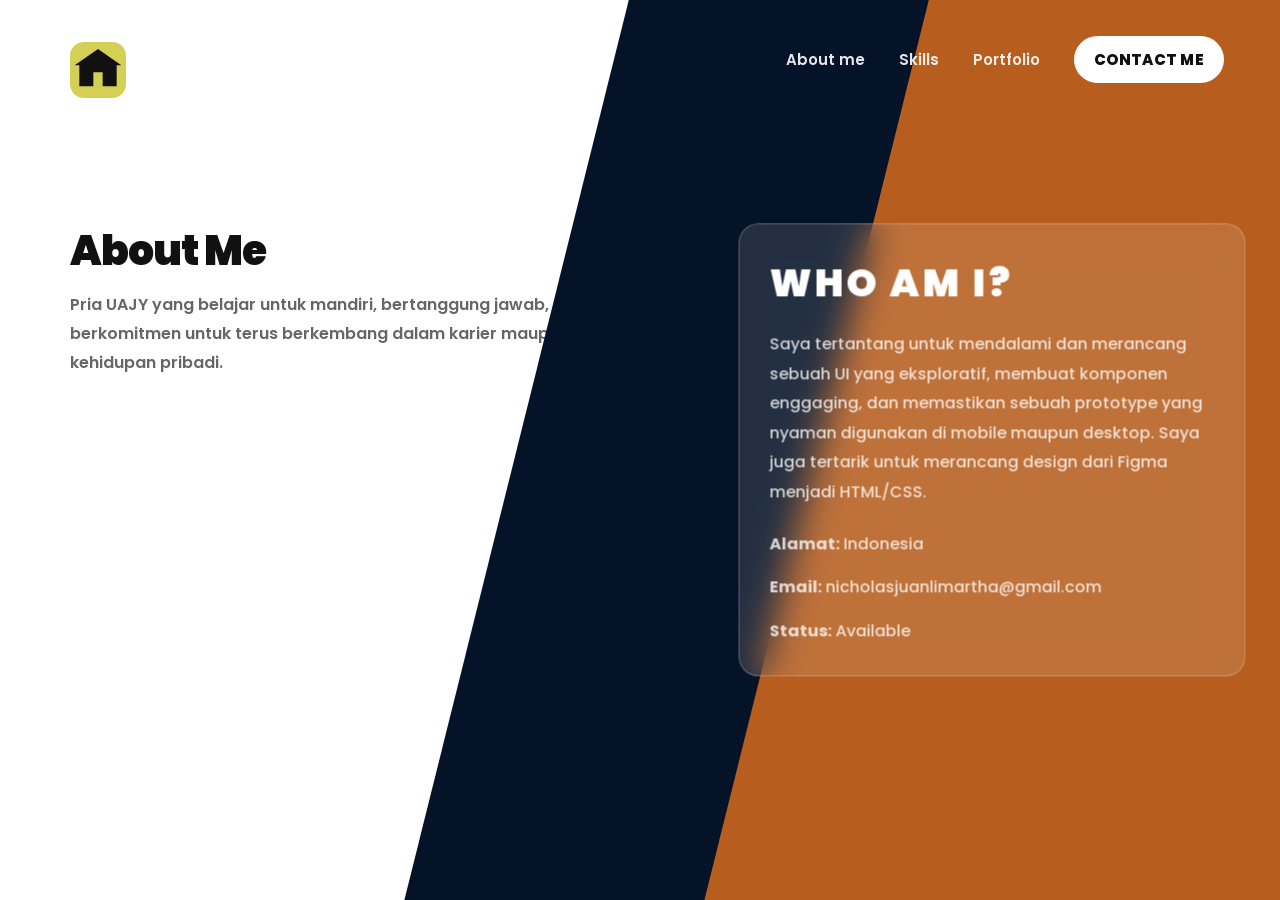
<file: index2.html>
<!doctype html>
<html lang="id">
<head>
  <meta charset="utf-8" />
  <meta name="viewport" content="width=device-width, initial-scale=1" />
  <title>About Me - Nicholas Juan Limartha</title>

  <link rel="preconnect" href="https://fonts.googleapis.com">
  <link rel="preconnect" href="https://fonts.gstatic.com" crossorigin>
  <link href="https://fonts.googleapis.com/css2?family=Poppins:wght@400;500;600;700;800;900&display=swap" rel="stylesheet">

  <link rel="stylesheet" href="stylesheet.css" />
</head>
<body>

  <main class="hero hero-about">
    <!-- LEFT -->
    <section class="panel panel-left">
              <a href="index.html" class="logo" aria-label="Home">
      <svg viewBox="0 0 24 24" fill="currentColor">
        <path d="M12 3 2 10h2v9h6v-6h4v6h6v-9h2L12 3Z"/>
      </svg>
    </a>

      <div class="content">
        <h1 class="page-title">About Me</h1>
        <p class="page-desc">
         Pria UAJY yang belajar untuk mandiri, bertanggung jawab, dan berkomitmen untuk terus berkembang dalam karier maupun kehidupan pribadi.
        </p>
      </div>
    </section>

    <!-- RIGHT -->
    <section class="panel panel-right">
      <header class="nav">
        <a class="active" href="index2.html">About me</a>
        <a href="index3.html">Skills</a>
        <a href="index4.html">Portfolio</a>
        <a class="cta" href="index5.html">CONTACT ME</a>
      </header>

      <div class="right-content">
        <h2 class="right-title">WHO AM I?</h2>
        <p class="right-text">
          Saya tertantang untuk mendalami dan merancang sebuah UI yang eksploratif, membuat komponen enggaging,
          dan memastikan sebuah prototype yang nyaman digunakan di mobile maupun desktop.
          Saya juga tertarik untuk merancang design dari Figma menjadi HTML/CSS.
        </p>

        <div style="margin-top:22px; display:grid; gap:14px;">
          <p class="right-text"><b>Alamat:</b> Indonesia</p>
          <p class="right-text"><b>Email:</b> nicholasjuanlimartha@gmail.com</p>
          <p class="right-text"><b>Status:</b> Available</p>
        </div>
      </div>
    </section>

    <div class="divider" aria-hidden="true"></div>
  </main>
</file>
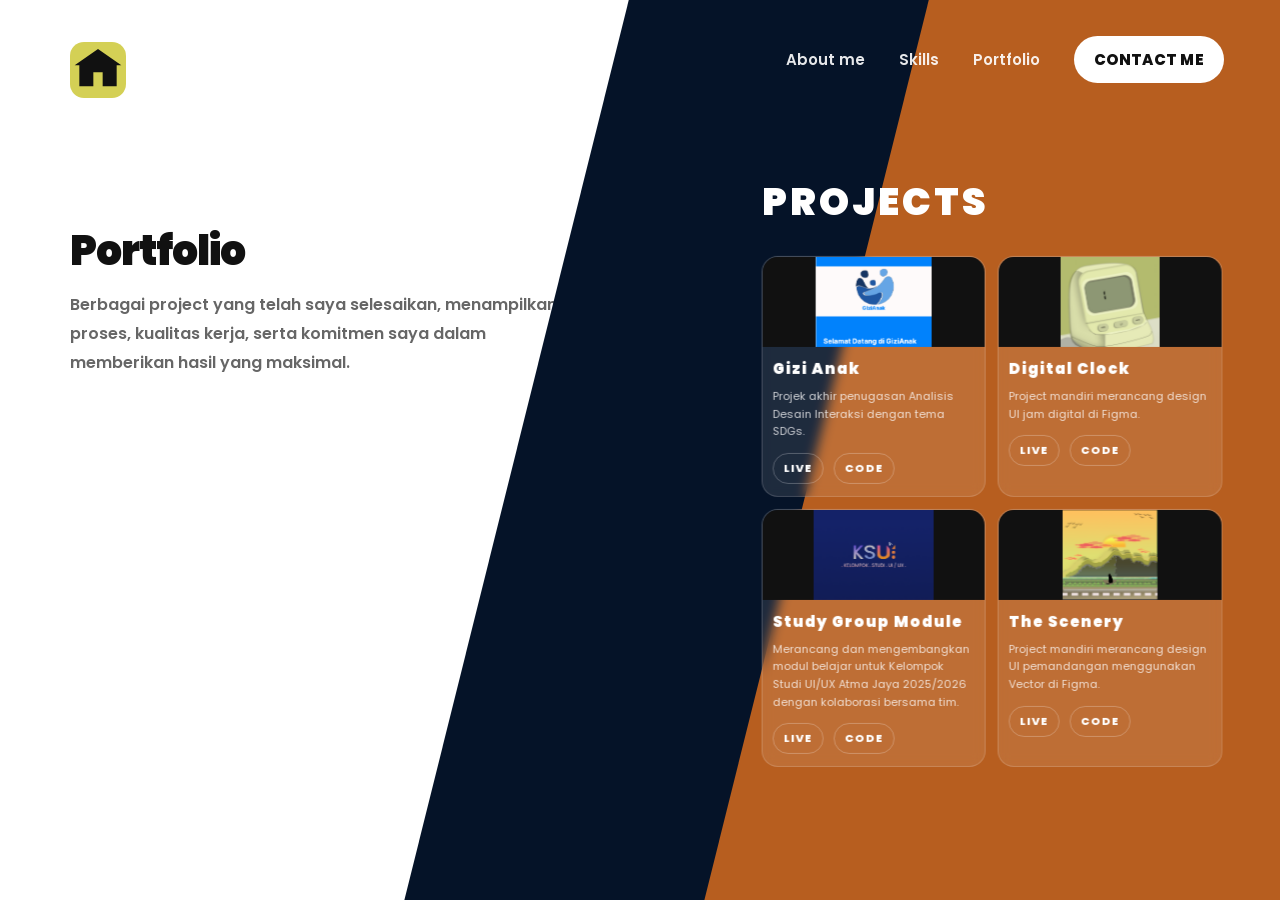
<file: index4.html>
<!doctype html>
<html lang="id">
<head>
  <meta charset="utf-8" />
  <meta name="viewport" content="width=device-width, initial-scale=1" />
  <title>Portfolio - Nicholas Juan Limartha</title>

  <link rel="preconnect" href="https://fonts.googleapis.com">
  <link rel="preconnect" href="https://fonts.gstatic.com" crossorigin>
  <link href="https://fonts.googleapis.com/css2?family=Poppins:wght@400;500;600;700;800;900&display=swap" rel="stylesheet">

  <link rel="stylesheet" href="stylesheet.css" />
</head>
<body>

  <main class="hero hero-page">

    <!-- LEFT -->
    <section class="panel panel-left">

    <a href="index.html" class="logo" aria-label="Home">
      <svg viewBox="0 0 24 24" fill="currentColor">
        <path d="M12 3 2 10h2v9h6v-6h4v6h6v-9h2L12 3Z"/>
      </svg>
    </a>

      <div class="content">
        <h1 class="page-title">Portfolio</h1>
        <p class="page-desc">
         Berbagai project yang telah saya selesaikan, menampilkan proses, 
         kualitas kerja, serta komitmen saya dalam memberikan hasil yang maksimal.
        </p>
      </div>
    </section>

    <!-- RIGHT -->
    <section class="panel panel-right">
      <header class="nav">
        <a href="index2.html">About me</a>
        <a href="index3.html">Skills</a>
        <a class="active" href="index4.html">Portfolio</a>
        <a class="cta" href="index5.html">CONTACT ME</a>
      </header>

      <div class="right-content">
        <h2 class="right-title">PROJECTS</h2>

        <div class="portfolio-wrap">

          <!-- PROJECT 1 -->
          <article class="project">
            <div class="project-thumb">
              <img src="foto/itu.png" alt="Landing Page">
            </div>

            <div class="project-body">
              <h3 class="project-title">Gizi Anak</h3>
              <p class="project-desc">
                Projek akhir penugasan Analisis Desain Interaksi dengan tema SDGs.
              </p>

              <div class="project-links">
                <a href="https://www.figma.com/proto/pdW2a4fsH7GcMZpa932qX6/Aplikasi-Pemantauan-Gizi-Anak?node-id=0-1&p=f&t=5T9C64uQQCnG76CQ-0&scaling=scale-down&content-scaling=fixed&page-id=0%3A1&starting-point-node-id=1%3A2" target="_blank">LIVE</a>
                <a href="https://www.figma.com/design/pdW2a4fsH7GcMZpa932qX6/Aplikasi-Pemantauan-Gizi-Anak?node-id=0-1&p=f&t=5T9C64uQQCnG76CQ-0" target="_blank">CODE</a>
              </div>
            </div>
          </article>

          <!-- PROJECT 2 -->
          <article class="project">
            <div class="project-thumb">
              <img src="foto/ini.png" alt="Admin Dashboard">
            </div>

            <div class="project-body">
              <h3 class="project-title">Digital Clock</h3>
              <p class="project-desc">
                Project mandiri merancang design UI jam digital di Figma.
              </p>

              <div class="project-links">
                <a href="https://www.figma.com/proto/bjqkk6ppjVLQ605ZBIEEuN/Jam?node-id=249-354&starting-point-node-id=249%3A354" target="_blank">LIVE</a>
                <a href="https://www.figma.com/design/bjqkk6ppjVLQ605ZBIEEuN/Jam?node-id=0-1&p=f&t=LNqlXdwhSpwM8nim-0" target="_blank">CODE</a>
              </div>
            </div>
          </article>

          <!-- PROJECT 3 -->
          <article class="project">
            <div class="project-thumb">
              <img src="foto/begini.png" alt="Portfolio Website">
            </div>

            <div class="project-body">
              <h3 class="project-title">Study Group Module</h3>
              <p class="project-desc">
                Merancang dan mengembangkan modul belajar untuk Kelompok Studi UI/UX Atma Jaya 2025/2026 dengan kolaborasi bersama tim.
              </p>

              <div class="project-links">
                <a href="https://www.figma.com/design/eRoAa2crWh0Piz8e26Cq1h/Project-KSUI?node-id=0-1&p=f&t=DNI4o1Dv5Ttjnh2s-0" target="_blank">LIVE</a>
                <a href="https://www.figma.com/proto/eRoAa2crWh0Piz8e26Cq1h/Project-KSUI?node-id=0-1&p=f&t=DNI4o1Dv5Ttjnh2s-0&scaling=scale-down&content-scaling=fixed&page-id=0%3A1&starting-point-node-id=18%3A10&show-proto-sidebar=1" target="_blank">CODE</a>
              </div>
            </div>
          </article>

          <!-- PROJECT 4 -->
          <article class="project">
            <div class="project-thumb">
              <img src="foto/begitu.png" alt="Mini App">
            </div>

            <div class="project-body">
              <h3 class="project-title">The Scenery</h3>
              <p class="project-desc">
                Project mandiri merancang design UI pemandangan menggunakan Vector di Figma.
              </p>

              <div class="project-links">
                <a href="https://www.figma.com/proto/bkHGRQ81YvBPEdn68Txw03/Untitled?node-id=1-78&p=f&t=YEMJLlCUCzOYLDXR-0&scaling=min-zoom&content-scaling=fixed&page-id=0%3A1&starting-point-node-id=1%3A78&show-proto-sidebar=1" target="_blank">LIVE</a>
                <a href="https://www.figma.com/design/bkHGRQ81YvBPEdn68Txw03/Untitled?node-id=0-1&p=f&t=YEMJLlCUCzOYLDXR-0" target="_blank">CODE</a>
              </div>
            </div>
          </article>

        </div>
      </div>
    </section>

    <div class="divider" aria-hidden="true"></div>

  </main>

</body>
</html>
</file>
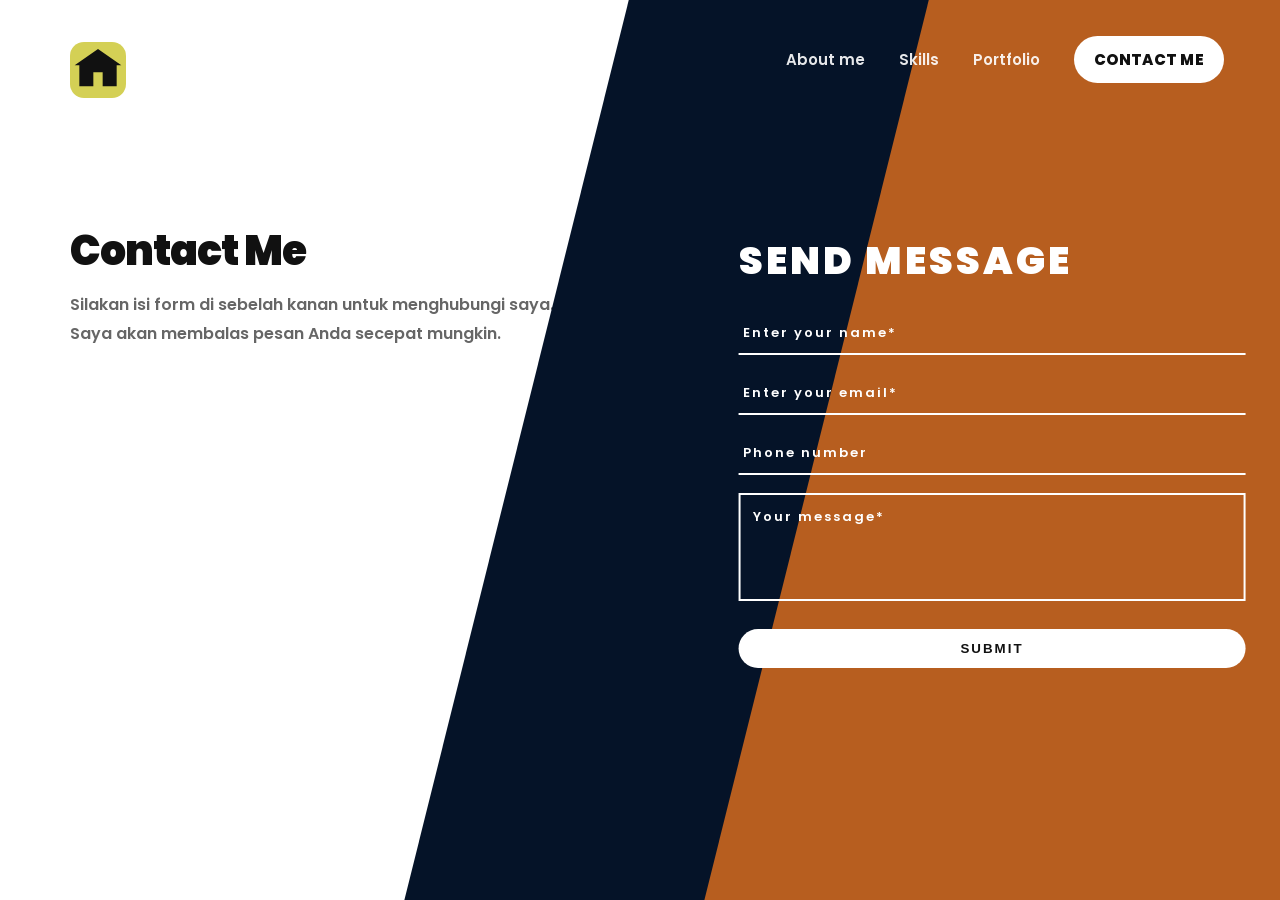
<file: index5.html>
<!doctype html>
<html lang="id">
<head>
  <meta charset="utf-8" />
  <meta name="viewport" content="width=device-width, initial-scale=1" />
  <title>Contact - Nicholas Juan Limartha</title>

  <link rel="preconnect" href="https://fonts.googleapis.com">
  <link rel="preconnect" href="https://fonts.gstatic.com" crossorigin>
  <link href="https://fonts.googleapis.com/css2?family=Poppins:wght@400;500;600;700;800;900&display=swap" rel="stylesheet">

  <link rel="stylesheet" href="stylesheet.css" />
</head>
<body>

  <main class="hero">

    <!-- LEFT -->
    <section class="panel panel-left">

               <a href="index.html" class="logo" aria-label="Home">
      <svg viewBox="0 0 24 24" fill="currentColor">
        <path d="M12 3 2 10h2v9h6v-6h4v6h6v-9h2L12 3Z"/>
      </svg>
    </a>

      <div class="content">
        <h1 class="page-title">Contact Me</h1>
        <p class="page-desc">
          Silakan isi form di sebelah kanan untuk menghubungi saya.
          Saya akan membalas pesan Anda secepat mungkin.
        </p>

      </div>
    </section>

    <!-- RIGHT -->
    <section class="panel panel-right">
      <header class="nav">
        <a href="index2.html">About me</a>
        <a href="index3.html">Skills</a>
        <a href="index4.html">Portfolio</a>
        <a class="cta" href="index5.html">CONTACT ME</a>
      </header>

      <div class="right-content">
        <h2 class="right-title">SEND MESSAGE</h2>

        <form class="contact-form" style="margin-top:24px; display:grid; gap:18px;">

          <input type="text" placeholder="Enter your name*" required
            style="background:transparent;border:none;border-bottom:2px solid rgb(255, 255, 255);padding:10px 4px;color:#ffffff;font-family:inherit;outline:none;">

          <input type="email" placeholder="Enter your email*" required
            style="background:transparent;border:none;border-bottom:2px solid rgb(255, 255, 255);padding:10px 4px;color:#ffffff;font-family:inherit;outline:none;">

          <input type="text" placeholder="Phone number"
            style="background:transparent;border:none;border-bottom:2px solid rgb(255, 255, 255);padding:10px 4px;color:#ffffff;font-family:inherit;outline:none;">

          <textarea rows="4" placeholder="Your message*" required
            style="background:transparent;border:2px solid rgb(255, 255, 255);padding:12px;color:#ffffff;font-family:inherit;outline:none;resize:none;"></textarea>

          <button type="submit"
            style="margin-top:10px;background:#fff;color:#111;border:none;padding:12px 20px;border-radius:999px;font-weight:800;letter-spacing:2px;cursor:pointer;">
            SUBMIT
          </button>

        </form>
      </div>
    </section>

    <div class="divider" aria-hidden="true"></div>

  </main>

</body>
</html>
</file>
<file: stylesheet.css>
:root{
  --left: #ffffff;
  --right: #b75e1f;
  --divider: #051328;

  --text: #111;
  --muted: rgba(0,0,0,.45);

  --white: #fff;
  --social-bg: #ffffff;
}

*{ box-sizing: border-box; margin: 0; padding: 0; }

html, body{ height: 100%; }

body{
  font-family: "Poppins", system-ui, -apple-system, Segoe UI, Roboto, Arial, sans-serif;
  overflow-x: hidden;          /* biar bisa scroll ke bawah */
  background: #000;            /* aman, tapi tidak mengganggu hero */
}

/* ================= HERO ================= */
.hero{
  min-height: 100vh;           /* PENTING: min-height, bukan height */
  width: 100%;
  display: grid;
  grid-template-columns: 55% 45%;
  position: relative;
  overflow: hidden;            /* supaya divider tidak keluar area */
}

.panel{
  position: relative;          /* jangan pakai height:100% */
}

.panel-left{
  background: var(--left);
  padding: 42px 70px;
}

.panel-right{
  background: var(--right);
}

/* divider diagonal */
.divider{
  position: absolute;
  top: -5vh;                  /* dipanjangin biar tidak patah */
  bottom: -20vh;
  left: 50%;
  width: 300px;
  background: var(--divider);
  transform: skewX(-14deg);
  transform-origin: top;
  z-index: 3;
}

/* ================= LEFT CONTENT ================= */
.logo{
  width: 56px;
  height: 56px;
  border-radius: 14px;
  display: grid;
  place-items: center;
  font-weight: 900;
  letter-spacing: .5px;
  color: var(--text);
  background: #d4d055;
}

.content{
  margin-top: 130px;
  max-width: 520px;
}

.intro{
  margin-bottom: 18px;
  font-size: 28px;
  font-weight: 600;
  color: var(--text);
}

.title{
  font-size: clamp(48px, 5.3vw, 86px);
  line-height: 1.03;
  font-weight: 900;
  letter-spacing: -1.2px;
  color: var(--text);
}

.subtitle{
  margin-top: 18px;
  font-size: 18px;
  font-weight: 700;
  color: rgba(0,0,0,.55);
}

.social{
  margin-top: 48px;
  display: flex;
  gap: 18px;
}

.social-btn{
  width: 54px;
  height: 54px;
  border-radius: 12px;
  background: var(--social-bg);
  display: grid;
  place-items: center;
  text-decoration: none;
  color: #111;
  font-weight: 800;
  box-shadow: 0 16px 26px rgba(0,0,0,.12);
  transition: transform .15s ease, filter .15s ease;
}

.social-btn svg{
  width: 22px;
  height: 22px;
}

.social-btn:hover{
  transform: translateY(-2px);
  filter: brightness(1.04);
}

/* ================= NAV RIGHT ================= */
.nav{
  position: absolute;
  top: 36px;
  right: 56px;
  display: flex;
  align-items: center;
  gap: 34px;
  z-index: 6;
}

.nav a{
  color: rgba(255,255,255,.9);
  text-decoration: none;
  font-weight: 600;
  font-size: 15px;
}

.nav a:hover{ color: rgb(255, 255, 255); }

.cta{
  padding: 12px 20px;
  border-radius: 999px;
  background: var(--white);
  color: #111 !important;
  font-weight: 800 !important;
  letter-spacing: .3px;
}

/* ================= PHOTO ================= */
.photo-area{
  position: absolute;
  right: 70px;
  top: 50%;
  transform: translateY(-44%);
  z-index: 5;
}

.photo{
  width: min(420px, 36vw);
  height: auto;
  display: block;
  filter: drop-shadow(0 28px 55px rgba(0,0,0,.6));
}

/* ================= SECTION HITAM ================= */
.about-section{
  background: #111;
  color: #fff;
  padding: 120px 8%;
}

.about-container{
  max-width: 950px;
}

.about-title{
  font-size: 38px;
  font-weight: 800;
  letter-spacing: 4px;
  margin-bottom: 30px;
}

.about-text{
  line-height: 1.85;
  color: rgba(255,255,255,.7);
  margin-bottom: 50px;
  max-width: 1050px;
}

.read-more{
  display: inline-block;
  color: #fff;
  text-decoration: none;
  font-weight: 600;
  letter-spacing: 2px;
  position: relative;
  padding: 0 26px;
}

.read-more::before,
.read-more::after{
  content: "";
  position: absolute;
  top: 50%;
  width: 2px;
  height: 26px;
  background: #fff;
  transform: translateY(-50%);
}

.read-more::before{ left: 0; }
.read-more::after{ right: 0; }

/* ================= RESPONSIVE ================= */
@media (max-width: 980px){
  .hero{
    grid-template-columns: 1fr;
  }

  .divider{ display: none; }

  .panel-left{
    padding: 28px 18px 40px;
  }

  .content{
    margin-top: 70px;
  }

  .panel-right{
    min-height: 50px;
    position: relative;
  }

  .nav{
    position: sticky;
    top: 0;
    right: auto;
    justify-content: flex-end;
    padding: 16px 18px;
    background: rgba(0,0,0,.6);
    gap: 18px;
  }

  .photo-area{
    position: static;
    transform: none;
    padding: 28px 18px 48px;
    display: grid;
    place-items: center;
  }

  .photo{
    width: min(420px, 88vw);
  }
}



/* ====== PAGES (About / Skills / Portfolio) ====== */

.page-title{
  margin: 0 0 18px;
  font-size: clamp(34px, 3.2vw, 54px);
  line-height: 1.1;
  font-weight: 900;
  letter-spacing: -1px;
  color: var(--text);
}

.page-desc{
  margin: 0;
  max-width: 560px;
  line-height: 1.8;
  font-weight: 600;
  color: rgba(0,0,0,.6);
}

.btn-outline{
  display: inline-block;
  margin-top: 26px;
  padding: 12px 18px;
  border-radius: 999px;
  border: 2px solid rgba(0,0,0,.18);
  color: #111;
  text-decoration: none;
  font-weight: 800;
  letter-spacing: .5px;
  background: rgba(255,255,255,.55);
}

/* Right panel content container */
.right-content{
  position: absolute;
  left: 50%;
  top: 52%;
  transform: translate(-50%, -50%);
  width: min(760px, 88%);
  z-index: 5;
  color: #fff;
  color2: #0c0b5e
}

.right-title{
  margin: 0 0 18px;
  font-size: clamp(26px, 3vw, 44px);
  font-weight: 900;
  letter-spacing: 3px;
}

.right-text{
  margin: 0;
  color: rgba(255,255,255,.78);
  line-height: 1.85;
  font-weight: 500;
  max-width: 720px;
}

/* Skills grid */
.skills-wrap{
  margin-top: 26px;
  display: grid;
  grid-template-columns: repeat(4, minmax(0, 1fr));
  gap: 16px;
}

.skill-card{
  background: rgba(255,255,255,.12);
  border: 1px solid rgba(255,255,255,.18);
  border-radius: 14px;
  padding: 14px 12px;
  text-align: center;
  backdrop-filter: blur(6px);
}

.skill-icon{
  width: 56px;
  height: 56px;
  border-radius: 16px;
  margin: 0 auto 10px;
  display: grid;
  place-items: center;
  background: rgba(255,255,255,.9);
  color: #111;
  font-weight: 900;
}

.skill-name{
  font-weight: 800;
  letter-spacing: 2px;
  font-size: 12px;
}

/* Portfolio grid */
.portfolio-wrap{
  margin-top: 26px;
  display: grid;
  grid-template-columns: repeat(2, minmax(0, 1fr));
  gap: 16px;
}

.project{
  border-radius: 16px;
  overflow: hidden;
  border: 1px solid rgba(255,255,255,.18);
  background: rgba(255,255,255,.10);
  backdrop-filter: blur(6px);
}

.project-thumb img{
  width: 100%;
  height: 100%;
  object-fit: contain;   /* tidak zoom */
  display: block;
  background: #111;      /* biar tidak kosong putih */
}

.project-body{
  padding: 14px 14px 16px;
}

.project-title{
  margin: 0 0 8px;
  font-weight: 900;
  letter-spacing: 1px;
}

.project-desc{
  margin: 0 0 12px;
  color: rgba(255,255,255,.78);
  line-height: 1.7;
  font-size: 13px;
}

.project-links{
  display: flex;
  gap: 10px;
}

.project-links a{
  text-decoration: none;
  font-weight: 800;
  letter-spacing: 1px;
  font-size: 12px;
  padding: 8px 12px;
  border-radius: 999px;
  border: 1px solid rgba(255,255,255,.25);
  color: #fff;
}

/* FIX mobile min-height yang tadi terlalu kecil */
@media (max-width: 980px){
  .panel-right{ min-height: 520px; }
  .right-content{ position: static; transform: none; width: 100%; padding: 24px 18px 48px; }
  .skills-wrap{ grid-template-columns: repeat(2, minmax(0, 1fr)); }
  .portfolio-wrap{ grid-template-columns: 1fr; }
}

/* ===== FIX KHUSUS HALAMAN PORTFOLIO ===== */
.hero-page .right-content{
  top: 58%;               /* turunkan sedikit dari 52% */
}

/* beri jarak aman dari header */
.hero-page .right-title{
  margin-top: 40px;
}

/* ===== PORTFOLIO CARD LEBIH KECIL ===== */
.hero-page .right-content{
  width: min(600px, 80%);
}

.hero-page .portfolio-wrap{
  gap: 12px;
}

.hero-page .project-thumb{
  height: 90px;
}

.hero-page .project-body{
  padding: 10px 10px 12px;
}

.hero-page .project-title{
  font-size: 15px;
}

.hero-page .project-desc{
  font-size: 11px;
  line-height: 1.6;
}

.hero-page .project-links a{
  font-size: 11px;
  padding: 6px 10px;
}

/* Naikkan PROJECTS + card ke atas */
.hero-page .right-content{
  top: 50%;
}


/* ================= CONTACT PAGE ================= */

.contact-page{
  min-height: 100vh;
  display: flex;
  align-items: center;
  justify-content: center;
  background: linear-gradient(135deg, var(--left), var(--right));
  padding: 60px 20px;
}

.contact-container{
  width: min(600px, 90%);
  text-align: center;
  color: var(--white);
}

.contact-title{
  display: inline-block;
  padding: 14px 40px;
  border: 3px solid var(--white);
  font-weight: 900;
  letter-spacing: 6px;
  margin-bottom: 30px;
}

.contact-subtitle{
  font-size: 14px;
  opacity: .85;
  margin-bottom: 40px;
}

.contact-form{
  display: flex;
  flex-direction: column;
  gap: 30px;
}

.form-group{
  position: relative;
}

.contact-form input,
.contact-form textarea{
  width: 100%;
  background: transparent;
  border: none;
  border-bottom: 3px solid var(--white);
  padding: 12px 4px;
  font-family: inherit;
  font-size: 13px;
  letter-spacing: 2px;
  color: var(--white);
  outline: none;
}

.contact-form textarea{
  resize: none;
  border: 3px solid var(--white);
  border-top: none;
  padding-top: 16px;
}

.contact-form input::placeholder,
.contact-form textarea::placeholder{
  color: rgb(255, 255, 255);
  font-weight: 600;
}

.contact-btn{
  margin-top: 20px;
  align-self: center;
  background: transparent;
  border: none;
  color: var(--white);
  font-weight: 800;
  letter-spacing: 4px;
  cursor: pointer;
  position: relative;
  padding: 10px 40px;
}

.contact-btn::before,
.contact-btn::after{
  content: "";
  position: absolute;
  top: 50%;
  width: 2px;
  height: 24px;
  background: var(--white);
  transform: translateY(-50%);
}

.contact-btn::before{ left: 0; }
.contact-btn::after{ right: 0; }

.contact-btn:hover{
  opacity: .8;
}

.contact-form input,
.contact-form textarea{
  color: #fff;
}

.contact-form input::placeholder,
.contact-form textarea::placeholder{
  color: #fff;
  opacity: 1; /* penting supaya tidak pudar */
}

/* Icon image inside skill */
.skill-icon img{
  width: 34px;
  height: 34px;
}

.foto-profil {
  border-radius: 200%;
}

/* ===== FIX ALIGN ABOUT PAGE ===== */
.hero:not(.hero-page) .right-content{
  top: 50%;
}

/* ================= ABOUT GLASS FIX ================= */


.hero-about .right-content{
  top: 50%;
  transform: translate(-50%, -50%);
  padding: 30px;
  border-radius: 20px;

  background: rgba(255,255,255,.12);
  backdrop-filter: blur(18px);
  -webkit-backdrop-filter: blur(18px);

  border: 1px solid rgba(255,255,255,.25);
}
</file>
